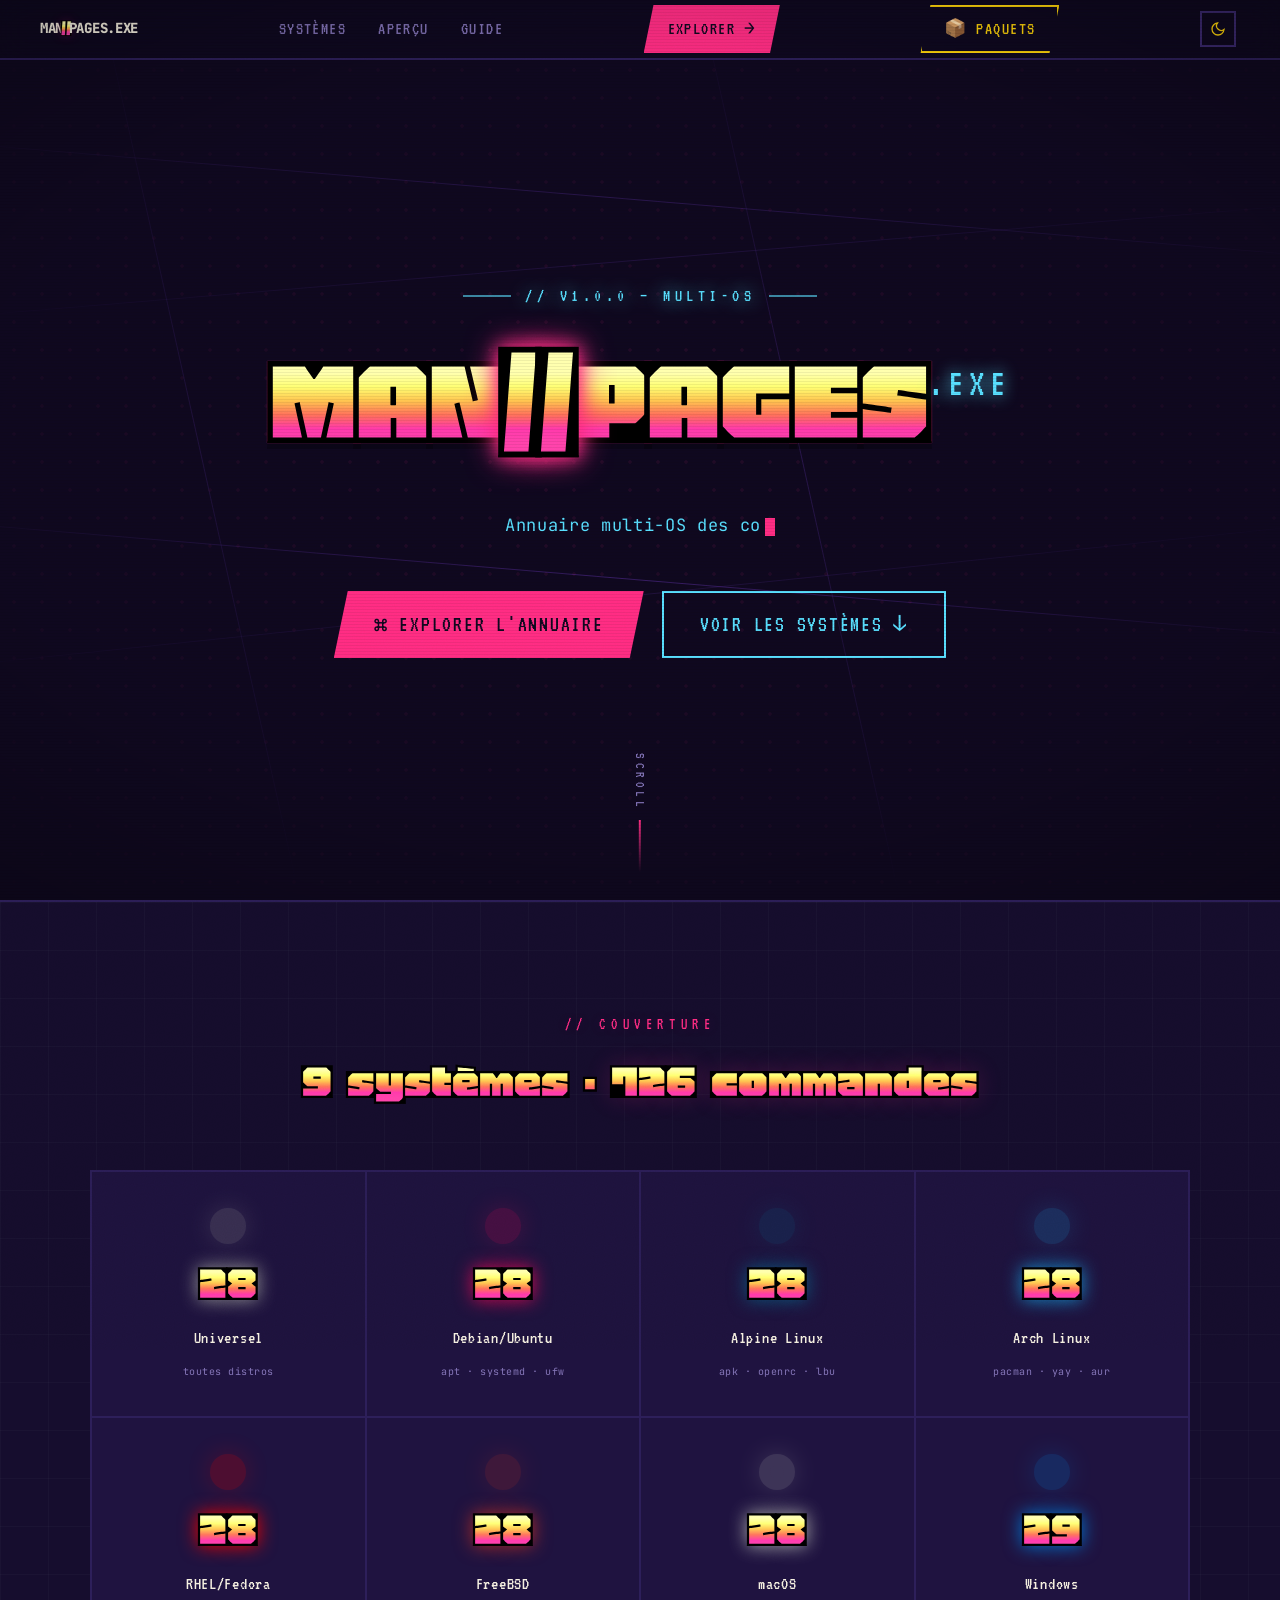
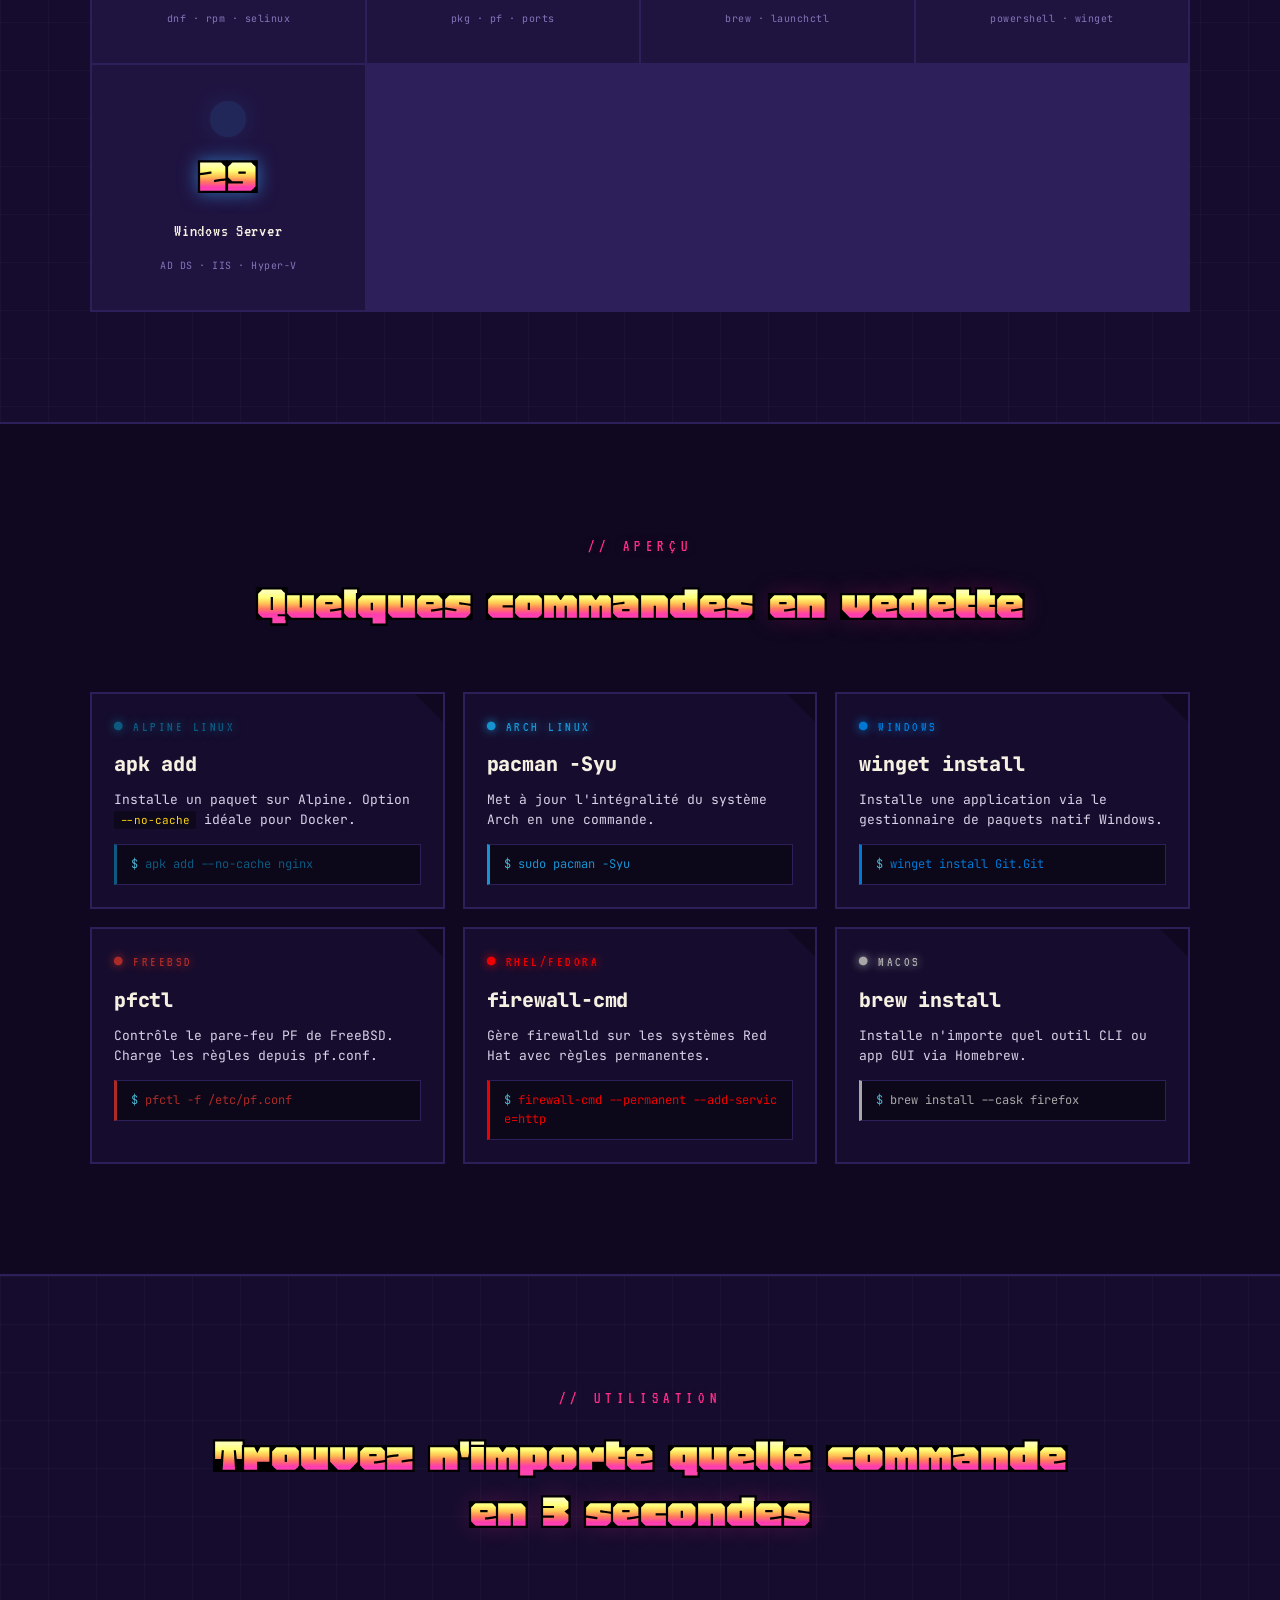
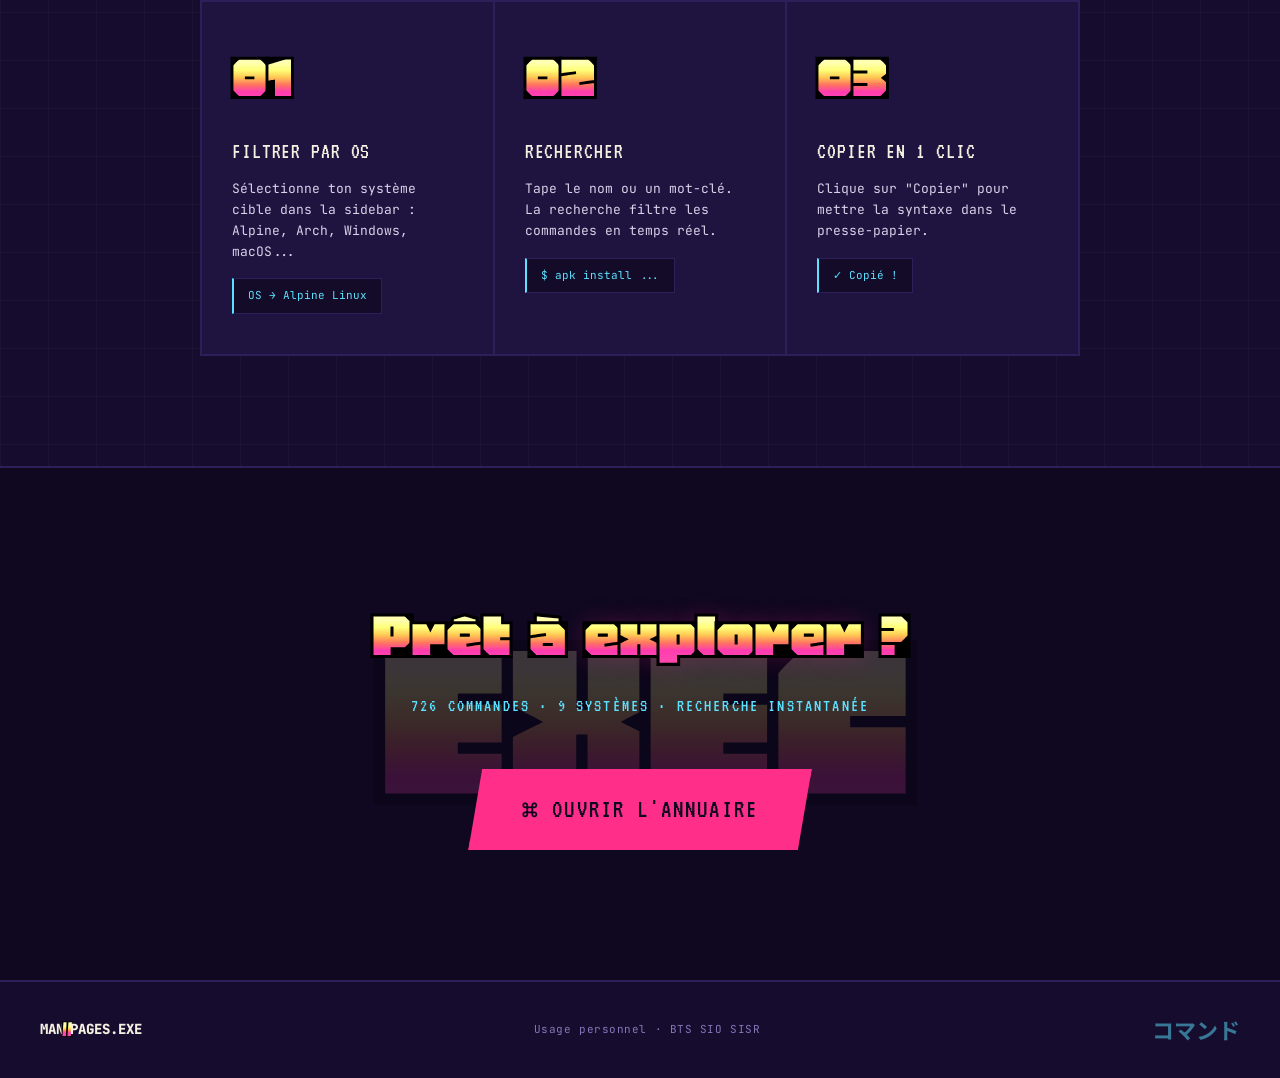
<file: index.html>
<!DOCTYPE html>
<html lang="fr" data-theme="dark">
<head>
  <meta charset="UTF-8"/>
  <meta name="viewport" content="width=device-width, initial-scale=1.0"/>
  <title>MANPAGES.EXE</title>
  <link rel="preconnect" href="https://fonts.googleapis.com"/>
  <link rel="preconnect" href="https://fonts.gstatic.com" crossorigin/>
  <link href="https://fonts.googleapis.com/css2?family=JetBrains+Mono:wght@400;600;700;800&family=VT323&family=Honk&family=Noto+Sans+JP:wght@500;700&family=Inter:wght@400;500;600&display=swap" rel="stylesheet"/>
  <link rel="stylesheet" href="style.css"/>
  <link rel="manifest" href="manifest.json"/>
  <link rel="icon" href="icons/favicon-32.png"/>
  <link rel="apple-touch-icon" href="icons/apple-touch-icon.png"/>
  <meta name="theme-color" content="#0f0820"/>
</head>
<body>

  <nav class="nav">
    <div class="nav-logo">MAN<span>//</span>PAGES.EXE</div>
    <div class="nav-links">
      <a href="#stats">Systèmes</a>
      <a href="#preview">Aperçu</a>
      <a href="#howto">Guide</a>
    </div>
    <a href="commands.html" class="nav-cta">EXPLORER →</a>
    <a href="packages.html" class="nav-cta" style="background:transparent;border-color:var(--accent-3);color:var(--accent-3)">📦 Paquets</a>
    <button class="theme-toggle" id="themeToggle" title="Changer le thème" data-testid="theme-toggle-btn">
      <svg class="icon-moon" viewBox="0 0 24 24" fill="none" stroke="currentColor" stroke-width="2"><path d="M21 12.79A9 9 0 1111.21 3 7 7 0 0021 12.79z"/></svg>
      <svg class="icon-sun" viewBox="0 0 24 24" fill="none" stroke="currentColor" stroke-width="2"><circle cx="12" cy="12" r="5"/><line x1="12" y1="1" x2="12" y2="3"/><line x1="12" y1="21" x2="12" y2="23"/><line x1="4.22" y1="4.22" x2="5.64" y2="5.64"/><line x1="18.36" y1="18.36" x2="19.78" y2="19.78"/><line x1="1" y1="12" x2="3" y2="12"/><line x1="21" y1="12" x2="23" y2="12"/><line x1="4.22" y1="19.78" x2="5.64" y2="18.36"/><line x1="18.36" y1="5.64" x2="19.78" y2="4.22"/></svg>
    </button>
    <button id="installBtn" class="install-btn hidden">⤓ Installer</button>
  </nav>

  <!-- HERO -->
  <section class="hero">
    <svg class="speedlines" viewBox="0 0 1440 900" preserveAspectRatio="xMidYMid slice" xmlns="http://www.w3.org/2000/svg" aria-hidden="true">
      <defs>
        <linearGradient id="sg" x1="0%" y1="0%" x2="100%" y2="0%">
          <stop offset="0%"   stop-color="#ff2e88" stop-opacity="0"/>
          <stop offset="50%"  stop-color="#ff2e88" stop-opacity="1"/>
          <stop offset="100%" stop-color="#ff2e88" stop-opacity="0"/>
        </linearGradient>
      </defs>
      <line x1="0" y1="140" x2="1440" y2="260" stroke="url(#sg)" stroke-width="0.6"/>
      <line x1="0" y1="320" x2="1440" y2="200" stroke="url(#sg)" stroke-width="0.4"/>
      <line x1="0" y1="520" x2="1440" y2="640" stroke="url(#sg)" stroke-width="0.9"/>
      <line x1="0" y1="670" x2="1440" y2="520" stroke="url(#sg)" stroke-width="0.4"/>
      <line x1="180" y1="0"   x2="380" y2="900" stroke="url(#sg)" stroke-width="0.4"/>
      <line x1="780" y1="0"   x2="980" y2="900" stroke="url(#sg)" stroke-width="0.6"/>
      <!-- Panel corners -->
      <polyline points="0,32 32,32 32,0" fill="none" stroke="#ff2e88" stroke-width="1.5" opacity="0.5"/>
      <polyline points="1440,32 1408,32 1408,0" fill="none" stroke="#ff2e88" stroke-width="1.5" opacity="0.5"/>
      <polyline points="0,868 32,868 32,900" fill="none" stroke="#ff2e88" stroke-width="1.5" opacity="0.5"/>
      <polyline points="1440,868 1408,868 1408,900" fill="none" stroke="#ff2e88" stroke-width="1.5" opacity="0.5"/>
    </svg>
    <div class="halftone" aria-hidden="true"></div>
    <div class="scanlines" aria-hidden="true"></div>

    <div class="hero-inner">
      <div class="eyebrow">// v1.0.0 — MULTI-OS</div>
      <h1 class="hero-title" data-text="MAN//PAGES.EXE">
        MAN<span class="slash">//</span>PAGES<span class="exe">.EXE</span>
      </h1>
      <p class="tagline"><span id="typed"></span><span class="cursor"></span></p>
      <div class="hero-btns">
        <a href="commands.html" class="btn-primary">⌘ Explorer l'annuaire</a>
        <a href="#stats" class="btn-outline">Voir les systèmes ↓</a>
      </div>
    </div>

    <div class="scroll-hint" aria-hidden="true">
      <span class="scroll-txt">scroll</span>
      <div class="scroll-line"></div>
    </div>
  </section>

  <!-- STATS -->
  <section class="section bg-alt" id="stats">
    <div class="section-inner">
      <div class="section-eye">// COUVERTURE</div>
      <h2 class="section-h">9 systèmes · <span>726 commandes</span></h2>
      <div class="os-grid">
        <div class="os-cell" style="--c:#999999">
          <div class="os-circle"></div>
          <div class="os-num">28</div>
          <div class="os-name">Universel</div>
          <div class="os-sub">toutes distros</div>
        </div>
        <div class="os-cell" style="--c:#D70A53">
          <div class="os-circle"></div>
          <div class="os-num">28</div>
          <div class="os-name">Debian/Ubuntu</div>
          <div class="os-sub">apt · systemd · ufw</div>
        </div>
        <div class="os-cell" style="--c:#0D597F">
          <div class="os-circle"></div>
          <div class="os-num">28</div>
          <div class="os-name">Alpine Linux</div>
          <div class="os-sub">apk · openrc · lbu</div>
        </div>
        <div class="os-cell" style="--c:#1793D1">
          <div class="os-circle"></div>
          <div class="os-num">28</div>
          <div class="os-name">Arch Linux</div>
          <div class="os-sub">pacman · yay · aur</div>
        </div>
        <div class="os-cell" style="--c:#EE0000">
          <div class="os-circle"></div>
          <div class="os-num">28</div>
          <div class="os-name">RHEL/Fedora</div>
          <div class="os-sub">dnf · rpm · selinux</div>
        </div>
        <div class="os-cell" style="--c:#AB2B28">
          <div class="os-circle"></div>
          <div class="os-num">28</div>
          <div class="os-name">FreeBSD</div>
          <div class="os-sub">pkg · pf · ports</div>
        </div>
        <div class="os-cell" style="--c:#A8A8A8">
          <div class="os-circle"></div>
          <div class="os-num">28</div>
          <div class="os-name">macOS</div>
          <div class="os-sub">brew · launchctl</div>
        </div>
        <div class="os-cell" style="--c:#0078D4">
          <div class="os-circle"></div>
          <div class="os-num">29</div>
          <div class="os-name">Windows</div>
          <div class="os-sub">powershell · winget</div>
        </div>
        <div class="os-cell" style="--c:#2f6fb3">
          <div class="os-circle"></div>
          <div class="os-num">29</div>
          <div class="os-name">Windows Server</div>
          <div class="os-sub">AD DS · IIS · Hyper-V</div>
        </div>
      </div>
    </div>
  </section>

  <!-- PREVIEW -->
  <section class="section" id="preview">
    <div class="section-inner">
      <div class="section-eye">// APERÇU</div>
      <h2 class="section-h">Quelques commandes <span>en vedette</span></h2>
      <div class="preview-grid">
        <div class="pcard" style="--c:#0D597F">
          <div class="pcard-os">● Alpine Linux</div>
          <div class="pcard-name">apk add</div>
          <div class="pcard-desc">Installe un paquet sur Alpine. Option <code>--no-cache</code> idéale pour Docker.</div>
          <div class="pcard-cmd">apk add --no-cache nginx</div>
        </div>
        <div class="pcard" style="--c:#1793D1">
          <div class="pcard-os">● Arch Linux</div>
          <div class="pcard-name">pacman -Syu</div>
          <div class="pcard-desc">Met à jour l'intégralité du système Arch en une commande.</div>
          <div class="pcard-cmd">sudo pacman -Syu</div>
        </div>
        <div class="pcard" style="--c:#0078D4">
          <div class="pcard-os">● Windows</div>
          <div class="pcard-name">winget install</div>
          <div class="pcard-desc">Installe une application via le gestionnaire de paquets natif Windows.</div>
          <div class="pcard-cmd">winget install Git.Git</div>
        </div>
        <div class="pcard" style="--c:#AB2B28">
          <div class="pcard-os">● FreeBSD</div>
          <div class="pcard-name">pfctl</div>
          <div class="pcard-desc">Contrôle le pare-feu PF de FreeBSD. Charge les règles depuis pf.conf.</div>
          <div class="pcard-cmd">pfctl -f /etc/pf.conf</div>
        </div>
        <div class="pcard" style="--c:#EE0000">
          <div class="pcard-os">● RHEL/Fedora</div>
          <div class="pcard-name">firewall-cmd</div>
          <div class="pcard-desc">Gère firewalld sur les systèmes Red Hat avec règles permanentes.</div>
          <div class="pcard-cmd">firewall-cmd --permanent --add-service=http</div>
        </div>
        <div class="pcard" style="--c:#A8A8A8">
          <div class="pcard-os">● macOS</div>
          <div class="pcard-name">brew install</div>
          <div class="pcard-desc">Installe n'importe quel outil CLI ou app GUI via Homebrew.</div>
          <div class="pcard-cmd">brew install --cask firefox</div>
        </div>
      </div>
    </div>
  </section>

  <!-- HOWTO -->
  <section class="section bg-alt" id="howto">
    <div class="section-inner narrow">
      <div class="section-eye">// UTILISATION</div>
      <h2 class="section-h">Trouvez n'importe quelle commande <span>en 3 secondes</span></h2>
      <div class="steps">
        <div class="step">
          <div class="step-num">01</div>
          <div class="step-title">Filtrer par OS</div>
          <div class="step-desc">Sélectionne ton système cible dans la sidebar : Alpine, Arch, Windows, macOS...</div>
          <div class="step-code">OS → Alpine Linux</div>
        </div>
        <div class="step">
          <div class="step-num">02</div>
          <div class="step-title">Rechercher</div>
          <div class="step-desc">Tape le nom ou un mot-clé. La recherche filtre les commandes en temps réel.</div>
          <div class="step-code">$ apk install ...</div>
        </div>
        <div class="step">
          <div class="step-num">03</div>
          <div class="step-title">Copier en 1 clic</div>
          <div class="step-desc">Clique sur "Copier" pour mettre la syntaxe dans le presse-papier.</div>
          <div class="step-code">✓ Copié !</div>
        </div>
      </div>
    </div>
  </section>

  <!-- CTA -->
  <section class="cta-section">
    <div class="cta-bg" aria-hidden="true">EXEC</div>
    <div class="cta-inner">
      <h2 class="cta-title">Prêt à <span>explorer</span> ?</h2>
      <p class="cta-sub">726 commandes · 9 systèmes · recherche instantanée</p>
      <a href="commands.html" class="btn-primary btn-lg">⌘ OUVRIR L'ANNUAIRE</a>
    </div>
  </section>

  <footer class="footer">
    <div class="footer-logo">MAN<span>//</span>PAGES.EXE</div>
    <div class="footer-text">Usage personnel · BTS SIO SISR</div>
    <div class="footer-jp">コマンド</div>
  </footer>

  <script>
    // Typed effect
    var phrases = [
      'Annuaire multi-OS des commandes système.',
      'Alpine · Arch · Debian · RHEL · FreeBSD.',
      'macOS · Windows · Windows Server.',
      'Recherche instantanée. Copie en 1 clic.',
    ];
    var pi = 0, ci = 0, deleting = false;
    var el = document.getElementById('typed');
    function type() {
      var phrase = phrases[pi];
      if (!deleting) {
        el.textContent = phrase.slice(0, ++ci);
        if (ci === phrase.length) { deleting = true; setTimeout(type, 2000); return; }
      } else {
        el.textContent = phrase.slice(0, --ci);
        if (ci === 0) { deleting = false; pi = (pi + 1) % phrases.length; }
      }
      setTimeout(type, deleting ? 25 : 50);
    }
    type();

    // Scroll reveal
    var obs = new IntersectionObserver(function(entries) {
      entries.forEach(function(e) {
        if (e.isIntersecting) { e.target.classList.add('visible'); obs.unobserve(e.target); }
      });
    }, { threshold: 0.1, rootMargin: '0px 0px -40px 0px' });
    document.querySelectorAll('.reveal').forEach(function(el) { obs.observe(el); });

    // ── PWA : enregistrement du Service Worker ──────────────
    if ('serviceWorker' in navigator) {
      window.addEventListener('load', function() {
        navigator.serviceWorker.register('sw.js').catch(function(err) {
          console.log('Service worker non enregistré :', err);
        });
      });
    }

    // ── PWA : bouton d'installation ──────────────────────────
    var deferredPrompt;
    var installBtn = document.getElementById('installBtn');

    window.addEventListener('beforeinstallprompt', function(e) {
      e.preventDefault();
      deferredPrompt = e;
      installBtn.classList.remove('hidden');
    });

    installBtn.addEventListener('click', function() {
      if (!deferredPrompt) return;
      deferredPrompt.prompt();
      deferredPrompt.userChoice.then(function() {
        deferredPrompt = null;
        installBtn.classList.add('hidden');
      });
    });

    window.addEventListener('appinstalled', function() {
      installBtn.classList.add('hidden');
    });
  </script>
  <script src="arcade-fun.js"></script>
</body>
</html>
</file>
<file: style.css>
/* ════════════════════════════════════════════════════════════════
   MANPAGES.EXE — style.css (landing)
   THEME: After Dark Arcade (dark)  ·  Shōnen Paper (light)
   ════════════════════════════════════════════════════════════════ */

:root,
[data-theme="dark"] {
  /* ── AFTER DARK ARCADE ─────────────────── */
  --bg:        #0f0820;
  --bg2:       #160d2e;
  --bg3:       #1f1340;
  --border:    #2d1f5a;
  --border2:   #3d2a73;

  --accent:    #ff2e88;   /* rose néon */
  --accent-2:  #5ce1ff;   /* cyan vaporwave */
  --accent-3:  #ffd60a;   /* jaune Pikachu */
  --accent-dim:#a01e5a;
  --accent-glow: rgba(255,46,136,0.18);

  --ink:       #f5f0e1;   /* ivoire titres */
  --text:      #d9d2e8;
  --muted:     #8576b8;

  --shadow:    0 12px 40px rgba(0,0,0,0.55);
  --shadow-hard: 6px 6px 0 #000;
  --grid:      rgba(255,255,255,0.025);

  --mono:      'JetBrains Mono', ui-monospace, monospace;
  --pixel:     'VT323', 'JetBrains Mono', monospace;
  --display:   'Honk', 'Rubik Mono One', 'JetBrains Mono', monospace;
  --jp:        'Noto Sans JP', sans-serif;
}

[data-theme="light"] {
  /* ── SHŌNEN PAPER ──────────────────────── */
  --bg:        #f5f1e6;
  --bg2:       #ecdfc8;
  --bg3:       #fffaf0;
  --border:    #1a1a24;
  --border2:   #3a3a44;

  --accent:    #e63946;   /* rouge tampon */
  --accent-2:  #2a6df4;   /* bleu Doraemon */
  --accent-3:  #ffba08;   /* jaune highlight */
  --accent-dim:#a01927;
  --accent-glow: rgba(230,57,70,0.14);

  --ink:       #0e0e16;
  --text:      #1a1a24;
  --muted:     #5a5a6a;

  --shadow:    0 6px 0 rgba(26,26,36,0.18);
  --shadow-hard: 6px 6px 0 #1a1a24;
  --grid:      rgba(26,26,36,0.04);
}

/* ── RESET ──────────────────────────────────────────── */
*, *::before, *::after { box-sizing: border-box; margin: 0; padding: 0; }
html { scroll-behavior: smooth; }
body {
  background: var(--bg);
  color: var(--text);
  font-family: var(--mono);
  font-size: 15px;
  line-height: 1.6;
  overflow-x: hidden;
  cursor: url("data:image/svg+xml;utf8,<svg xmlns='http://www.w3.org/2000/svg' width='20' height='20' viewBox='0 0 20 20'><polygon points='2,1 2,15 6,11 9,18 11,17 8,10 14,10' fill='%23ff2e88' stroke='%23000' stroke-width='1'/></svg>") 2 2, auto;
}
[data-theme="light"] body {
  cursor: url("data:image/svg+xml;utf8,<svg xmlns='http://www.w3.org/2000/svg' width='20' height='20' viewBox='0 0 20 20'><polygon points='2,1 2,15 6,11 9,18 11,17 8,10 14,10' fill='%23e63946' stroke='%23000' stroke-width='1.5'/></svg>") 2 2, auto;
}
::selection { background: var(--accent); color: #fff; }

/* ── GLOBAL CRT OVERLAY ─────────────────────────────── */
body::before {
  content: '';
  position: fixed;
  inset: 0;
  pointer-events: none;
  z-index: 9998;
  background:
    /* vignette */
    radial-gradient(ellipse 100% 80% at 50% 50%, transparent 50%, rgba(0,0,0,0.45) 100%),
    /* scanlines */
    repeating-linear-gradient(0deg, transparent 0, transparent 2px, rgba(0,0,0,0.07) 2px, rgba(0,0,0,0.07) 3px);
  mix-blend-mode: multiply;
  opacity: 0.85;
}
[data-theme="light"] body::before {
  background:
    radial-gradient(ellipse 100% 80% at 50% 50%, transparent 60%, rgba(26,26,36,0.12) 100%),
    /* halftone dots */
    radial-gradient(circle, rgba(26,26,36,0.08) 1px, transparent 1.5px);
  background-size: auto, 4px 4px;
  opacity: 0.6;
}

/* Grain noise */
body::after {
  content: '';
  position: fixed;
  inset: -50%;
  pointer-events: none;
  z-index: 9997;
  background-image: url("data:image/svg+xml;utf8,<svg xmlns='http://www.w3.org/2000/svg' width='200' height='200'><filter id='n'><feTurbulence type='fractalNoise' baseFrequency='0.9' numOctaves='2'/><feColorMatrix values='0 0 0 0 0  0 0 0 0 0  0 0 0 0 0  0 0 0 0.4 0'/></filter><rect width='100%' height='100%' filter='url(%23n)'/></svg>");
  opacity: 0.18;
  mix-blend-mode: overlay;
}
[data-theme="light"] body::after { opacity: 0.32; mix-blend-mode: multiply; }

/* ── NAV ────────────────────────────────────────────── */
.nav {
  position: fixed;
  top: 0; left: 0; right: 0;
  z-index: 100;
  height: 60px;
  display: flex;
  align-items: center;
  justify-content: space-between;
  padding: 0 40px;
  background: color-mix(in srgb, var(--bg) 88%, transparent);
  backdrop-filter: blur(14px);
  border-bottom: 2px solid var(--border);
}
[data-theme="light"] .nav { border-bottom: 2px solid var(--border); }

.nav-logo {
  font-family: var(--mono);
  font-size: 14px;
  font-weight: 800;
  color: var(--ink);
  letter-spacing: -0.02em;
  text-transform: uppercase;
}
.nav-logo span {
  color: var(--accent);
  font-family: var(--display);
  font-weight: 400;
  font-size: 1.4em;
  vertical-align: -0.05em;
  margin: 0 -2px;
  text-shadow: 0 0 12px var(--accent-glow);
}

.nav-links { display: flex; gap: 32px; }
.nav-links a {
  font-family: var(--pixel);
  font-size: 18px;
  color: var(--muted);
  text-decoration: none;
  letter-spacing: 0.08em;
  text-transform: uppercase;
  transition: color 0.15s, text-shadow 0.15s;
}
.nav-links a:hover { color: var(--accent-2); text-shadow: 0 0 12px var(--accent-2); }

.nav-cta {
  font-family: var(--pixel);
  font-size: 18px;
  font-weight: 400;
  color: #0f0820;
  background: var(--accent);
  border: 2px solid var(--accent);
  padding: 8px 22px;
  cursor: pointer;
  text-decoration: none;
  clip-path: polygon(10px 0%, 100% 0%, calc(100% - 10px) 100%, 0% 100%);
  transition: all 0.15s;
  letter-spacing: 0.08em;
  display: inline-block;
  text-transform: uppercase;
  box-shadow: 0 0 0 0 var(--accent-2);
}
[data-theme="light"] .nav-cta { color: #fff; }
.nav-cta:hover {
  background: var(--accent-3);
  border-color: var(--accent-3);
  color: #0f0820;
  box-shadow: 4px 4px 0 0 var(--accent-2);
  transform: translate(-2px, -2px);
}

.install-btn {
  font-family: var(--pixel);
  font-size: 16px;
  color: var(--accent-2);
  background: transparent;
  border: 2px solid var(--accent-2);
  padding: 6px 14px;
  cursor: pointer;
  letter-spacing: 0.08em;
  transition: all 0.15s;
  margin-left: 4px;
  text-transform: uppercase;
}
.install-btn:hover { background: var(--accent-2); color: #0f0820; }
.install-btn.hidden { display: none; }

/* Theme toggle button (added in nav) */
.theme-toggle {
  background: transparent;
  border: 2px solid var(--border2);
  color: var(--accent-3);
  width: 36px; height: 36px;
  display: inline-flex;
  align-items: center;
  justify-content: center;
  cursor: pointer;
  transition: all 0.15s;
  flex-shrink: 0;
  margin-right: 4px;
}
.theme-toggle:hover { border-color: var(--accent); color: var(--accent); transform: rotate(15deg); }
.theme-toggle svg { width: 16px; height: 16px; }
.icon-sun { display: none; }
.icon-moon { display: block; }
[data-theme="light"] .icon-sun { display: block; }
[data-theme="light"] .icon-moon { display: none; }

/* ── HERO ───────────────────────────────────────────── */
.hero {
  position: relative;
  min-height: 100vh;
  display: flex;
  flex-direction: column;
  align-items: center;
  justify-content: center;
  padding: 100px 40px 60px;
  overflow: hidden;
}

/* Speedlines colorisées */
.speedlines {
  position: absolute;
  inset: 0;
  width: 100%; height: 100%;
  pointer-events: none;
  opacity: 0.35;
  filter: hue-rotate(285deg) saturate(2.5) brightness(1.4);
}
[data-theme="light"] .speedlines {
  opacity: 0.5;
  filter: hue-rotate(0deg) saturate(2.5) brightness(0.55);
}

/* Halftone → réseau de gros points arcade */
.halftone {
  position: absolute;
  inset: 0;
  background-image: radial-gradient(circle, var(--accent) 1.5px, transparent 1.8px);
  background-size: 28px 28px;
  opacity: 0.08;
  pointer-events: none;
  mask-image: radial-gradient(ellipse 80% 70% at 50% 50%, black 20%, transparent 100%);
}
[data-theme="light"] .halftone { opacity: 0.13; }

.scanlines { display: none; } /* géré globalement via body::before */

.hero-inner {
  position: relative;
  z-index: 2;
  text-align: center;
  max-width: 1000px;
}

/* Eyebrow tag */
.eyebrow {
  font-family: var(--pixel);
  font-size: 18px;
  color: var(--accent-2);
  letter-spacing: 0.25em;
  text-transform: uppercase;
  margin-bottom: 28px;
  display: flex;
  align-items: center;
  justify-content: center;
  gap: 14px;
  text-shadow: 0 0 18px var(--accent-2);
}
[data-theme="light"] .eyebrow { color: var(--accent-2); text-shadow: none; }
.eyebrow::before, .eyebrow::after {
  content: '';
  display: block;
  height: 2px;
  width: 48px;
  background: var(--accent-2);
  opacity: 0.6;
}

/* HERO TITLE — Honk display font with chromatic aberration on hover */
.hero-title {
  font-family: var(--display);
  font-weight: 400;
  font-size: clamp(64px, 11vw, 140px);
  line-height: 0.92;
  letter-spacing: -0.01em;
  color: var(--ink);
  margin-bottom: 12px;
  position: relative;
  display: inline-block;
  text-shadow:
    0 0 1px var(--accent),
    0 6px 0 rgba(0,0,0,0.25);
  transition: transform 0.25s ease;
}
[data-theme="light"] .hero-title {
  color: var(--ink);
  text-shadow:
    3px 3px 0 var(--accent),
    6px 6px 0 var(--accent-2);
}
.hero-title:hover { transform: translate(-2px, -2px) rotate(-1deg); }

/* The slash → sword stroke */
.hero-title .slash {
  display: inline-block;
  color: var(--accent);
  position: relative;
  animation: swordPulse 3.5s ease-in-out infinite;
  text-shadow:
    0 0 18px var(--accent),
    0 0 32px var(--accent);
  font-family: var(--display);
}
[data-theme="light"] .hero-title .slash { text-shadow: 4px 4px 0 var(--ink); }

@keyframes swordPulse {
  0%, 100% { transform: skewX(-8deg) translateY(0); filter: brightness(1); }
  50%      { transform: skewX(-8deg) translateY(-4px); filter: brightness(1.5); }
}

/* Sword-stroke flash that sweeps the slash periodically */
.hero-title .slash::after {
  content: '';
  position: absolute;
  top: -10%; left: -30%;
  width: 160%; height: 120%;
  background: linear-gradient(115deg,
    transparent 0%,
    transparent 38%,
    var(--accent-3) 48%,
    #fff 50%,
    var(--accent-3) 52%,
    transparent 62%,
    transparent 100%);
  mix-blend-mode: screen;
  opacity: 0;
  pointer-events: none;
  animation: swordSlash 5s ease-in-out infinite;
}
[data-theme="light"] .hero-title .slash::after { mix-blend-mode: multiply; }
@keyframes swordSlash {
  0%, 75%   { opacity: 0; transform: translateX(-40%); }
  80%       { opacity: 1; }
  100%      { opacity: 0; transform: translateX(40%); }
}

.hero-title .exe {
  font-family: var(--pixel);
  font-size: 0.28em;
  color: var(--accent-2);
  vertical-align: super;
  letter-spacing: 0.12em;
  text-shadow: 0 0 16px var(--accent-2);
}
[data-theme="light"] .hero-title .exe { color: var(--accent-2); text-shadow: none; }

/* Chromatic aberration on hover */
.hero-title::before, .hero-title::after {
  content: attr(data-text);
  position: absolute;
  top: 0; left: 0;
  width: 100%; height: 100%;
  font-family: var(--display);
  font-weight: 400;
  font-size: inherit;
  letter-spacing: inherit;
  pointer-events: none;
  opacity: 0;
  transition: opacity 0.2s, transform 0.2s;
  mix-blend-mode: screen;
}
.hero-title::before { color: var(--accent); }
.hero-title::after  { color: var(--accent-2); }
[data-theme="light"] .hero-title::before,
[data-theme="light"] .hero-title::after { mix-blend-mode: multiply; }

.hero-title:hover::before { opacity: 0.9; transform: translate(-4px, 2px); }
.hero-title:hover::after  { opacity: 0.9; transform: translate(4px, -2px); }

/* Random glitch occurrence */
@keyframes ghost1 {
  0%, 92%, 100% { opacity: 0; transform: none; }
  93% { opacity: 0.8; transform: translate(-4px, 1px); }
  95% { opacity: 0.8; transform: translate(3px, -2px); }
  97% { opacity: 0; transform: none; }
}
@keyframes ghost2 {
  0%, 94%, 100% { opacity: 0; transform: none; }
  95% { opacity: 0.7; transform: translate(4px, -1px); }
  97% { opacity: 0.7; transform: translate(-3px, 2px); }
  99% { opacity: 0; transform: none; }
}
.hero-title:not(:hover)::before { animation: ghost1 11s infinite; }
.hero-title:not(:hover)::after  { animation: ghost2 11s infinite; }

/* Tagline */
.tagline {
  font-family: var(--mono);
  font-size: clamp(14px, 1.6vw, 17px);
  color: var(--accent-2);
  margin: 32px 0 52px;
  letter-spacing: 0.04em;
  min-height: 1.4em;
}
[data-theme="light"] .tagline { color: var(--accent-2); }

.cursor {
  display: inline-block;
  width: 10px;
  height: 1.05em;
  background: var(--accent);
  vertical-align: text-bottom;
  animation: blink 1s step-end infinite;
  margin-left: 4px;
}
@keyframes blink { 0%,100% { opacity: 1; } 50% { opacity: 0; } }

.hero-btns {
  display: flex;
  gap: 18px;
  justify-content: center;
  flex-wrap: wrap;
}

.btn-primary {
  font-family: var(--pixel);
  font-size: 22px;
  font-weight: 400;
  color: #0f0820;
  background: var(--accent);
  border: 2px solid var(--accent);
  padding: 14px 38px;
  cursor: pointer;
  text-decoration: none;
  clip-path: polygon(14px 0%, 100% 0%, calc(100% - 14px) 100%, 0% 100%);
  transition: all 0.18s;
  letter-spacing: 0.08em;
  display: inline-flex;
  align-items: center;
  gap: 10px;
  text-transform: uppercase;
  position: relative;
}
[data-theme="light"] .btn-primary { color: #fff; }
.btn-primary:hover {
  background: var(--accent-3);
  border-color: var(--accent-3);
  color: #0f0820;
  transform: translateY(-3px);
  text-shadow: 0 0 12px rgba(0,0,0,0.3);
}
.btn-primary.btn-lg { font-size: 26px; padding: 18px 52px; }

.btn-outline {
  font-family: var(--pixel);
  font-size: 22px;
  color: var(--accent-2);
  background: transparent;
  border: 2px solid var(--accent-2);
  padding: 14px 36px;
  cursor: pointer;
  text-decoration: none;
  transition: all 0.18s;
  letter-spacing: 0.08em;
  display: inline-flex;
  align-items: center;
  gap: 10px;
  text-transform: uppercase;
}
.btn-outline:hover {
  background: var(--accent-2);
  color: #0f0820;
  transform: translateY(-3px);
  box-shadow: 0 0 20px var(--accent-2);
}

/* Scroll hint */
.scroll-hint {
  position: absolute;
  bottom: 28px;
  left: 50%;
  transform: translateX(-50%);
  z-index: 2;
  display: flex;
  flex-direction: column;
  align-items: center;
  gap: 10px;
}
.scroll-txt {
  font-family: var(--pixel);
  font-size: 14px;
  color: var(--muted);
  letter-spacing: 0.25em;
  text-transform: uppercase;
  writing-mode: vertical-rl;
}
.scroll-line {
  width: 2px;
  height: 52px;
  background: linear-gradient(180deg, var(--accent), transparent);
  animation: scrollAnim 2s ease-in-out infinite;
}
@keyframes scrollAnim {
  0%   { transform: scaleY(0); transform-origin: top; }
  49%  { transform: scaleY(1); transform-origin: top; }
  50%  { transform: scaleY(1); transform-origin: bottom; }
  100% { transform: scaleY(0); transform-origin: bottom; }
}

/* ── SECTIONS ───────────────────────────────────────── */
.section { padding: 110px 40px; position: relative; }
.bg-alt {
  background: var(--bg2);
  border-top: 2px solid var(--border);
  border-bottom: 2px solid var(--border);
  position: relative;
}
.bg-alt::before {
  content: '';
  position: absolute;
  inset: 0;
  background-image:
    linear-gradient(var(--grid) 1px, transparent 1px),
    linear-gradient(90deg, var(--grid) 1px, transparent 1px);
  background-size: 48px 48px;
  pointer-events: none;
}

.section-inner { max-width: 1100px; margin: 0 auto; position: relative; z-index: 1; }
.section-inner.narrow { max-width: 880px; }

.section-eye {
  font-family: var(--pixel);
  font-size: 16px;
  color: var(--accent);
  letter-spacing: 0.35em;
  text-transform: uppercase;
  text-align: center;
  margin-bottom: 16px;
  text-shadow: 0 0 14px var(--accent-glow);
}
[data-theme="light"] .section-eye { color: var(--accent); text-shadow: none; }

.section-h {
  font-family: var(--display);
  font-size: clamp(36px, 5.2vw, 56px);
  font-weight: 400;
  color: var(--ink);
  text-align: center;
  margin-bottom: 60px;
  letter-spacing: -0.01em;
  line-height: 1;
}
.section-h span {
  color: var(--accent);
  text-shadow: 0 0 24px var(--accent-glow);
}
[data-theme="light"] .section-h span {
  text-shadow: 3px 3px 0 var(--ink);
}

/* ── OS GRID ────────────────────────────────────────── */
.os-grid {
  display: grid;
  grid-template-columns: repeat(4, 1fr);
  gap: 2px;
  background: var(--border);
  border: 2px solid var(--border);
}
.os-cell {
  background: var(--bg3);
  padding: 36px 18px;
  display: flex;
  flex-direction: column;
  align-items: center;
  gap: 12px;
  position: relative;
  overflow: hidden;
  transition: all 0.2s;
  cursor: default;
}
.os-cell:hover {
  background: var(--bg2);
  transform: scale(1.02);
  z-index: 2;
}
.os-cell::before {
  content: '';
  position: absolute;
  top: 0; left: 0; right: 0;
  height: 3px;
  background: var(--c, var(--accent));
  transform: scaleX(0);
  transition: transform 0.3s;
  box-shadow: 0 0 14px var(--c, var(--accent));
}
.os-cell:hover::before { transform: scaleX(1); }

.os-circle {
  width: 36px; height: 36px;
  border-radius: 50%;
  background: var(--c, var(--accent));
  opacity: 0.22;
  position: relative;
  box-shadow: 0 0 24px var(--c, var(--accent));
}
.os-circle::after {
  content: '';
  position: absolute;
  top: 50%; left: 50%;
  transform: translate(-50%, -50%);
  width: 14px; height: 14px;
  border-radius: 50%;
  background: var(--c, var(--accent));
  opacity: 2;
}

.os-num {
  font-family: var(--display);
  font-size: 56px;
  font-weight: 400;
  color: var(--c, var(--accent));
  line-height: 1;
  text-shadow: 0 0 18px currentColor;
}
[data-theme="light"] .os-num { text-shadow: 2px 2px 0 var(--ink); }

.os-name {
  font-family: var(--pixel);
  font-size: 18px;
  color: var(--ink);
  text-align: center;
  letter-spacing: 0.04em;
}
.os-sub {
  font-family: var(--mono);
  font-size: 10px;
  color: var(--muted);
  text-align: center;
  letter-spacing: 0.05em;
}

/* ── PREVIEW CARDS ──────────────────────────────────── */
.preview-grid {
  display: grid;
  grid-template-columns: repeat(3, 1fr);
  gap: 18px;
}
.pcard {
  background: var(--bg2);
  border: 2px solid var(--border);
  padding: 22px;
  position: relative;
  overflow: hidden;
  transition: all 0.22s;
  border-radius: 0;
}
[data-theme="light"] .pcard {
  background: var(--bg3);
  box-shadow: var(--shadow-hard);
}
/* Manga corner */
.pcard::before {
  content: '';
  position: absolute;
  top: 0; right: 0;
  width: 0; height: 0;
  border-style: solid;
  border-width: 0 28px 28px 0;
  border-color: transparent var(--bg) transparent transparent;
  z-index: 2;
}
[data-theme="light"] .pcard::before { border-color: transparent var(--bg2) transparent transparent; }

.pcard::after {
  content: '';
  position: absolute;
  bottom: 0; left: 0; right: 0;
  height: 3px;
  background: var(--c, var(--accent));
  transform: scaleX(0);
  transform-origin: left;
  transition: transform 0.3s;
  box-shadow: 0 0 14px var(--c, var(--accent));
}
.pcard:hover::after { transform: scaleX(1); }
.pcard:hover {
  border-color: var(--c, var(--accent));
  transform: translate(-4px, -4px);
  box-shadow: 8px 8px 0 var(--accent);
}
[data-theme="light"] .pcard:hover {
  box-shadow: 10px 10px 0 var(--accent);
}

.pcard-os {
  font-family: var(--pixel);
  font-size: 14px;
  font-weight: 400;
  color: var(--c, var(--accent));
  letter-spacing: 0.18em;
  text-transform: uppercase;
  margin-bottom: 10px;
  text-shadow: 0 0 10px currentColor;
}
[data-theme="light"] .pcard-os { text-shadow: none; }

.pcard-name {
  font-family: var(--mono);
  font-size: 20px;
  font-weight: 800;
  color: var(--ink);
  margin-bottom: 10px;
  letter-spacing: -0.01em;
}
.pcard-desc {
  font-family: var(--mono);
  font-size: 13px;
  color: var(--text);
  margin-bottom: 14px;
  line-height: 1.55;
}
.pcard-desc code {
  font-family: var(--mono);
  font-size: 11px;
  color: var(--accent-3);
  background: rgba(0,0,0,0.4);
  padding: 2px 6px;
  border-radius: 2px;
}
[data-theme="light"] .pcard-desc code {
  background: var(--ink);
  color: var(--accent-3);
}

.pcard-cmd {
  background: rgba(0,0,0,0.45);
  border: 1px solid var(--border);
  border-left: 3px solid var(--c, var(--accent));
  padding: 10px 14px;
  font-family: var(--mono);
  font-size: 12px;
  color: var(--c, var(--accent));
  word-break: break-all;
}
[data-theme="light"] .pcard-cmd {
  background: var(--ink);
  color: var(--c, var(--accent-3));
  border-color: var(--ink);
  border-left: 3px solid var(--c, var(--accent));
}
.pcard-cmd::before { content: '$ '; color: var(--accent-2); opacity: 0.8; }

/* ── STEPS ──────────────────────────────────────────── */
.steps {
  display: grid;
  grid-template-columns: repeat(3, 1fr);
  gap: 2px;
  background: var(--border);
  border: 2px solid var(--border);
}
.step {
  background: var(--bg3);
  padding: 40px 30px;
  position: relative;
  overflow: hidden;
  transition: background 0.2s;
}
.step:hover { background: var(--bg2); }
[data-theme="light"] .step:hover { background: var(--bg3); }

.step-num {
  font-family: var(--display);
  font-size: 72px;
  font-weight: 400;
  color: var(--border2);
  line-height: 1;
  margin-bottom: 20px;
  transition: color 0.3s, text-shadow 0.3s;
}
.step:hover .step-num {
  color: var(--accent);
  text-shadow: 0 0 24px var(--accent);
}
[data-theme="light"] .step:hover .step-num { text-shadow: 3px 3px 0 var(--ink); }

.step-title {
  font-family: var(--pixel);
  font-size: 22px;
  font-weight: 400;
  color: var(--ink);
  margin-bottom: 10px;
  letter-spacing: 0.04em;
  text-transform: uppercase;
}
.step-desc {
  font-family: var(--mono);
  font-size: 13px;
  color: var(--text);
  line-height: 1.6;
  margin-bottom: 16px;
}
.step-code {
  font-family: var(--mono);
  font-size: 11px;
  color: var(--accent-2);
  background: rgba(0,0,0,0.4);
  border: 1px solid var(--border);
  border-left: 2px solid var(--accent-2);
  padding: 8px 14px;
  display: inline-block;
}
[data-theme="light"] .step-code { background: var(--ink); color: var(--accent-3); border-color: var(--ink); }

/* ── CTA ────────────────────────────────────────────── */
.cta-section {
  padding: 130px 40px;
  text-align: center;
  position: relative;
  overflow: hidden;
}
.cta-bg {
  position: absolute;
  top: 50%; left: 50%;
  transform: translate(-50%, -50%);
  font-family: var(--display);
  font-size: clamp(120px, 22vw, 320px);
  font-weight: 400;
  color: transparent;
  -webkit-text-stroke: 2px var(--accent);
  white-space: nowrap;
  pointer-events: none;
  letter-spacing: -0.04em;
  user-select: none;
  opacity: 0.18;
  animation: ctaDrift 24s linear infinite;
}
[data-theme="light"] .cta-bg { -webkit-text-stroke: 2px var(--ink); opacity: 0.1; }
@keyframes ctaDrift {
  0%, 100% { transform: translate(-50%, -50%) rotate(-1deg); }
  50% { transform: translate(-50%, -50%) rotate(1deg); }
}

.cta-inner { position: relative; z-index: 1; }
.cta-title {
  font-family: var(--display);
  font-size: clamp(40px, 6.5vw, 76px);
  font-weight: 400;
  color: var(--ink);
  margin-bottom: 18px;
  letter-spacing: -0.02em;
  line-height: 1;
}
.cta-title span { color: var(--accent); text-shadow: 0 0 24px var(--accent-glow); }
[data-theme="light"] .cta-title span { text-shadow: 4px 4px 0 var(--ink); }

.cta-sub {
  font-family: var(--pixel);
  font-size: 18px;
  color: var(--accent-2);
  margin-bottom: 48px;
  letter-spacing: 0.12em;
  text-transform: uppercase;
}

/* ── FOOTER ─────────────────────────────────────────── */
.footer {
  border-top: 2px solid var(--border);
  padding: 30px 40px;
  display: flex;
  align-items: center;
  justify-content: space-between;
  flex-wrap: wrap;
  gap: 14px;
  background: var(--bg2);
}
.footer-logo { font-family: var(--mono); font-size: 14px; font-weight: 800; color: var(--ink); }
.footer-logo span {
  color: var(--accent);
  font-family: var(--display);
  font-weight: 400;
  font-size: 1.4em;
  vertical-align: -0.05em;
  margin: 0 -2px;
}
.footer-text { font-family: var(--mono); font-size: 11px; color: var(--muted); letter-spacing: 0.05em; }
.footer-jp {
  font-family: var(--jp), var(--display);
  font-size: 22px;
  color: var(--accent-2);
  opacity: 0.5;
  font-weight: 700;
}
[data-theme="light"] .footer-jp { color: var(--accent); opacity: 0.6; }

/* ── SCROLL REVEAL ──────────────────────────────────── */
.reveal { opacity: 0; transform: translateY(24px); transition: opacity 0.65s ease, transform 0.65s ease; }
.reveal.visible { opacity: 1; transform: none; }

/* ── ARCADE FUN UI (combo, achievements, konami) ───── */
.combo-badge {
  position: fixed;
  top: 80px;
  right: 28px;
  z-index: 9999;
  font-family: var(--pixel);
  font-size: 18px;
  padding: 8px 16px;
  background: var(--bg2);
  border: 2px solid var(--accent);
  color: var(--accent);
  text-transform: uppercase;
  letter-spacing: 0.1em;
  box-shadow: 0 0 24px var(--accent-glow), 4px 4px 0 var(--bg);
  opacity: 0;
  transform: translateY(-12px) scale(0.9);
  transition: opacity 0.25s, transform 0.25s;
  pointer-events: none;
  text-shadow: 0 0 10px var(--accent);
}
.combo-badge.show { opacity: 1; transform: translateY(0) scale(1); }
.combo-badge.bump { animation: comboBump 0.4s ease; }
@keyframes comboBump {
  0%, 100% { transform: translateY(0) scale(1); }
  40% { transform: translateY(-6px) scale(1.18) rotate(-3deg); }
}

.achievement-toast {
  position: fixed;
  bottom: 28px;
  right: 28px;
  z-index: 9999;
  font-family: var(--pixel);
  background: var(--bg2);
  border: 2px solid var(--accent-3);
  padding: 14px 20px;
  display: flex;
  align-items: center;
  gap: 14px;
  color: var(--ink);
  box-shadow: 6px 6px 0 var(--accent-3), 0 0 30px var(--accent-glow);
  opacity: 0;
  transform: translateX(420px);
  transition: all 0.45s cubic-bezier(.5,1.6,.4,1);
  max-width: 320px;
}
.achievement-toast.show { opacity: 1; transform: translateX(0); }
.achievement-toast .ach-icon {
  font-size: 30px;
  filter: drop-shadow(0 0 8px var(--accent-3));
}
.achievement-toast .ach-title {
  font-size: 12px;
  color: var(--accent-3);
  letter-spacing: 0.18em;
  text-transform: uppercase;
  margin-bottom: 2px;
}
.achievement-toast .ach-desc {
  font-family: var(--mono);
  font-size: 12px;
  color: var(--text);
}

.xp-pop {
  position: fixed;
  z-index: 9999;
  font-family: var(--pixel);
  font-size: 22px;
  color: var(--accent-3);
  text-shadow: 0 0 12px var(--accent-3), 2px 2px 0 var(--bg);
  pointer-events: none;
  animation: xpFloat 1s ease-out forwards;
  font-weight: 400;
}
@keyframes xpFloat {
  0%   { opacity: 0; transform: translateY(0) scale(0.8); }
  20%  { opacity: 1; }
  100% { opacity: 0; transform: translateY(-60px) scale(1.4); }
}

/* Konami rainbow easter egg */
body.konami {
  animation: rainbowBg 8s linear infinite;
}
@keyframes rainbowBg {
  0%   { filter: hue-rotate(0deg); }
  100% { filter: hue-rotate(360deg); }
}
body.konami::after { opacity: 0.05; }

/* ── RESPONSIVE ─────────────────────────────────────── */
@media (max-width: 900px) {
  .os-grid { grid-template-columns: repeat(2, 1fr); }
  .preview-grid { grid-template-columns: 1fr; }
  .steps { grid-template-columns: 1fr; }
}
@media (max-width: 600px) {
  .nav { padding: 0 16px; }
  .nav-links { display: none; }
  .hero, .section, .cta-section { padding-left: 16px; padding-right: 16px; }
  .footer { padding: 22px 16px; }
  .hero-title { font-size: clamp(54px, 18vw, 90px); }
  .combo-badge { top: 70px; right: 12px; font-size: 14px; padding: 6px 10px; }
  .achievement-toast { right: 12px; bottom: 12px; max-width: calc(100vw - 24px); }
}
@media (prefers-reduced-motion: reduce) {
  .hero-title .slash, .hero-title .slash::after, .scroll-line,
  .reveal, .cta-bg, body.konami { animation: none !important; transition: none !important; }
}
</file>
